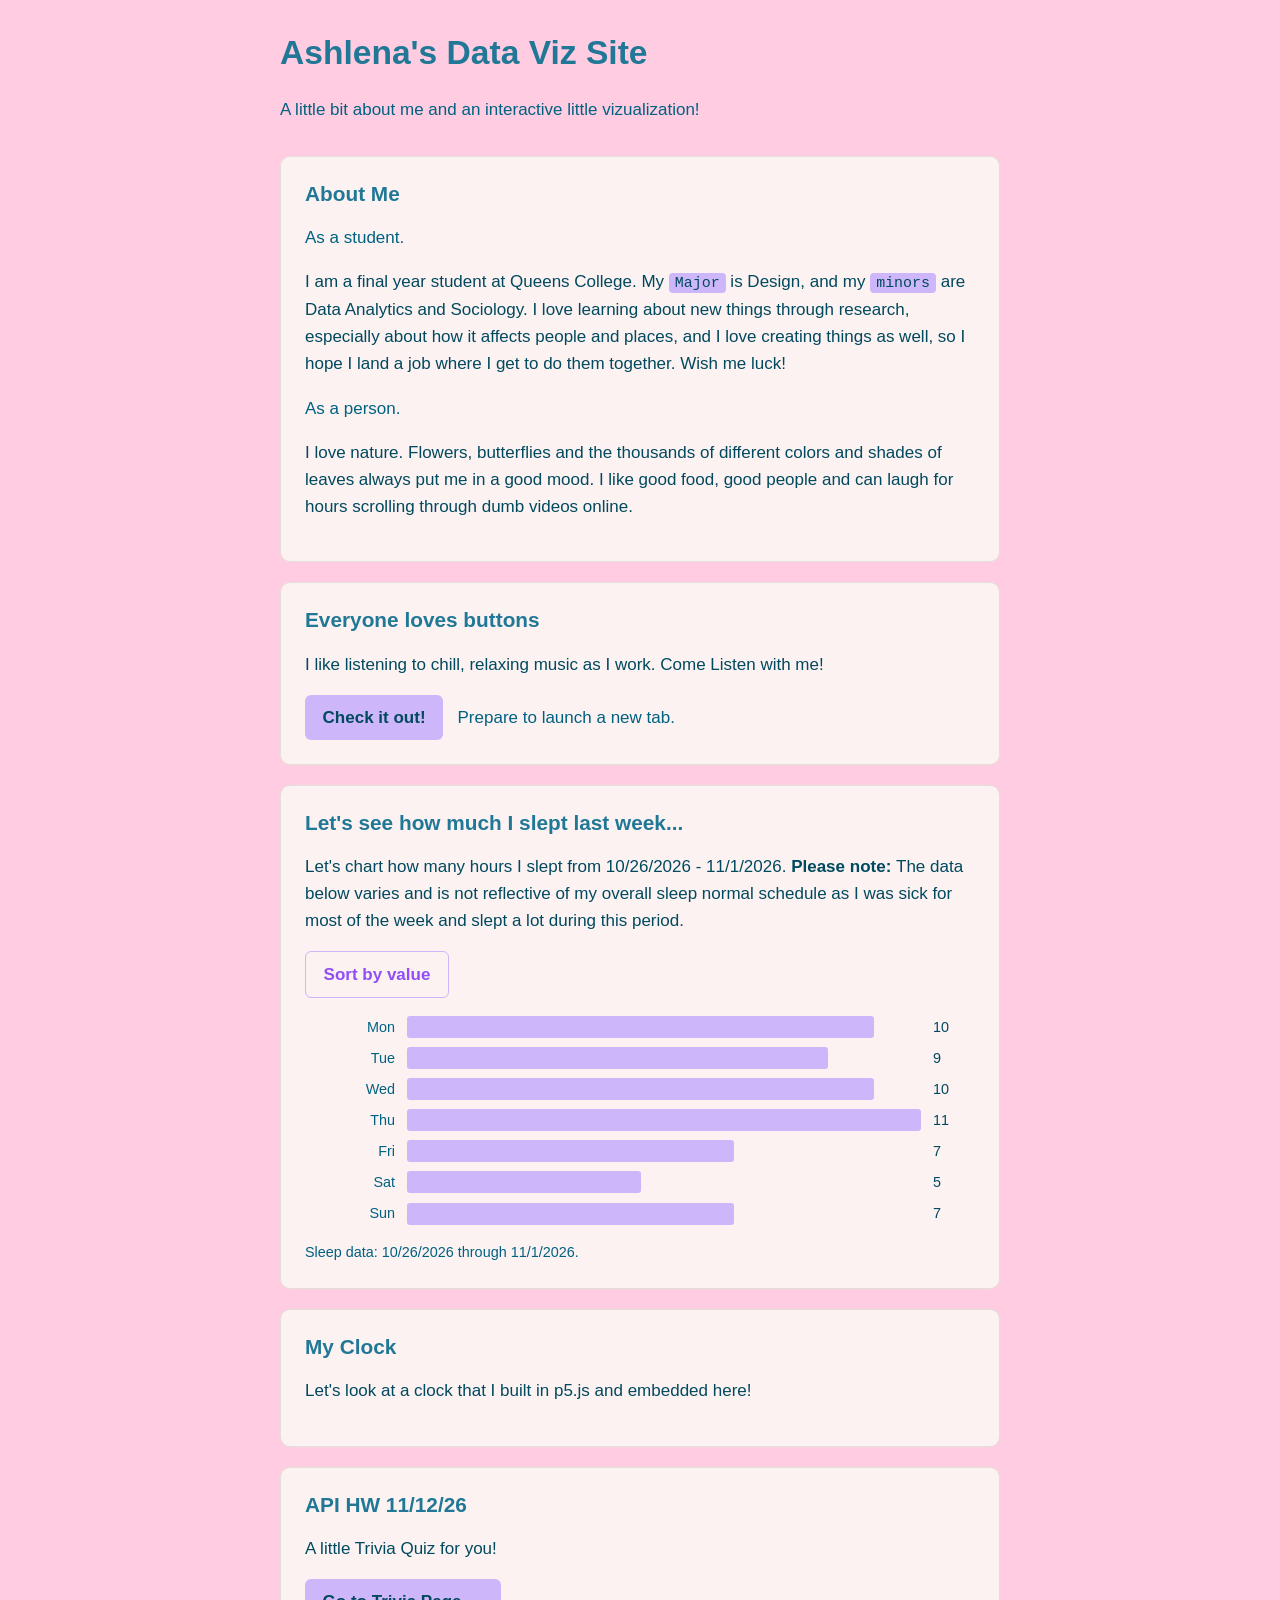
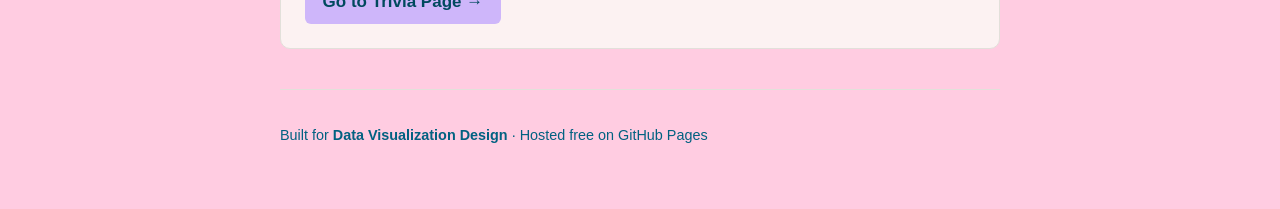
<file: index.html>
<!DOCTYPE html>
<html lang="en">
<head>
  <meta charset="UTF-8">
  <meta name="viewport" content="width=device-width, initial-scale=1.0">

  <!-- This is the text that shows up in the browser tab. -->
  <title>My First GitHub Pages Site DEMO!!</title>

  <!-- Link to our stylesheet. The path is RELATIVE to this file. -->
  <link rel="stylesheet" href="css/style.css">

  <!-- Load p5.js library and your clock sketch -->
  <script src="https://cloudflare.com"></script>
<script src="js/sketch.js"></script>
</head>
<body>

  <header class="site-header">
    <h1>Ashlena's Data Viz Site</h1>
    <p class="subtitle">
      A little bit about me and an interactive little vizualization!
    </p>
  </header>

  <main>

    <!-- ============================================
         SECTION 1: Plain HTML + CSS
         ============================================ -->
    <section class="card">
      <h2>About Me</h2>
      <p class="subtitle">As a student.</p>
      <p>
        I am a final year student at Queens College. My <code>Major</code> is Design, and my 
        <code>minors</code> are Data Analytics and Sociology. I love learning about new things
        through research, especially about how it affects people and places, and I love creating
        things as well, so I hope I land a job where I get to do them together. Wish me luck!
      </p>
      <p class="subtitle">As a person.</p>
      <p>
        I love nature. Flowers, butterflies and the thousands of different colors and shades
        of leaves always put me in a good mood. I like good food, good people and can laugh
        for hours scrolling through dumb videos online. 
      </p>
    </section>

    <!-- ============================================
         SECTION 2: JavaScript changes the page
         ============================================ -->
    <section class="card">
      <h2>Everyone loves buttons</h2>
      <p>
        I like listening to chill, relaxing music as I work. Come Listen with me!
      </p>

      <div class="counter-row">
        <button id="clickButton" class="button">Check it out!</button>
        <!-- JavaScript will replace the text inside this span. -->
        <span id="clickOutput" class="counter-output">Prepare to launch a new tab.</span>
      </div>
    </section>

    <!-- ============================================
         SECTION 3: A tiny data visualization
         ============================================ -->
    <section class="card">
      <h2>Let's see how much I slept last week...</h2>
      <p>
        Let's chart how many hours I slept from 10/26/2026 - 11/1/2026.
        <strong>Please note: </strong> The data below varies and is not reflective
        of my overall sleep normal schedule as I was sick for most of the week 
        and slept a lot during this period.
      </p>

      <div class="chart-controls">
        <button id="sortButton" class="button button-secondary">
          Sort by value
        </button>
      </div>

      <!-- JavaScript fills this empty container with bars. -->
      <div id="chart" class="chart"></div>

      <p class="caption">
        Sleep data: 10/26/2026 through 11/1/2026.
      </p>
    </section>

    <!-- ============================================
         SECTION 4: p5.js Clock Sketch
         ============================================ -->
    <section class="card">
      <h2>My Clock</h2>
      <p>Let's look at a clock that I built in p5.js and embedded here!</p>
      <div id="sketch-holder"></div>
    </section>

    <!-- ============================================
         SECTION 5: API Trivia Quiz Link
         ============================================ -->
    <section class="card">
      <h2>API HW 11/12/26</h2>
      <p>A little Trivia Quiz for you!</p>
      <a href="HW1112.html" class="button">Go to Trivia Page &rarr;</a>
    </section>

  </main>

  <footer class="site-footer">
    <p>
      Built for <strong>Data Visualization Design</strong> &middot;
      Hosted free on GitHub Pages
    </p>
  </footer>

  <!-- Load the JavaScript LAST, so the HTML above already exists
       by the time the script runs. -->
  <script src="js/main.js"></script>

</body>
</html>
</file>
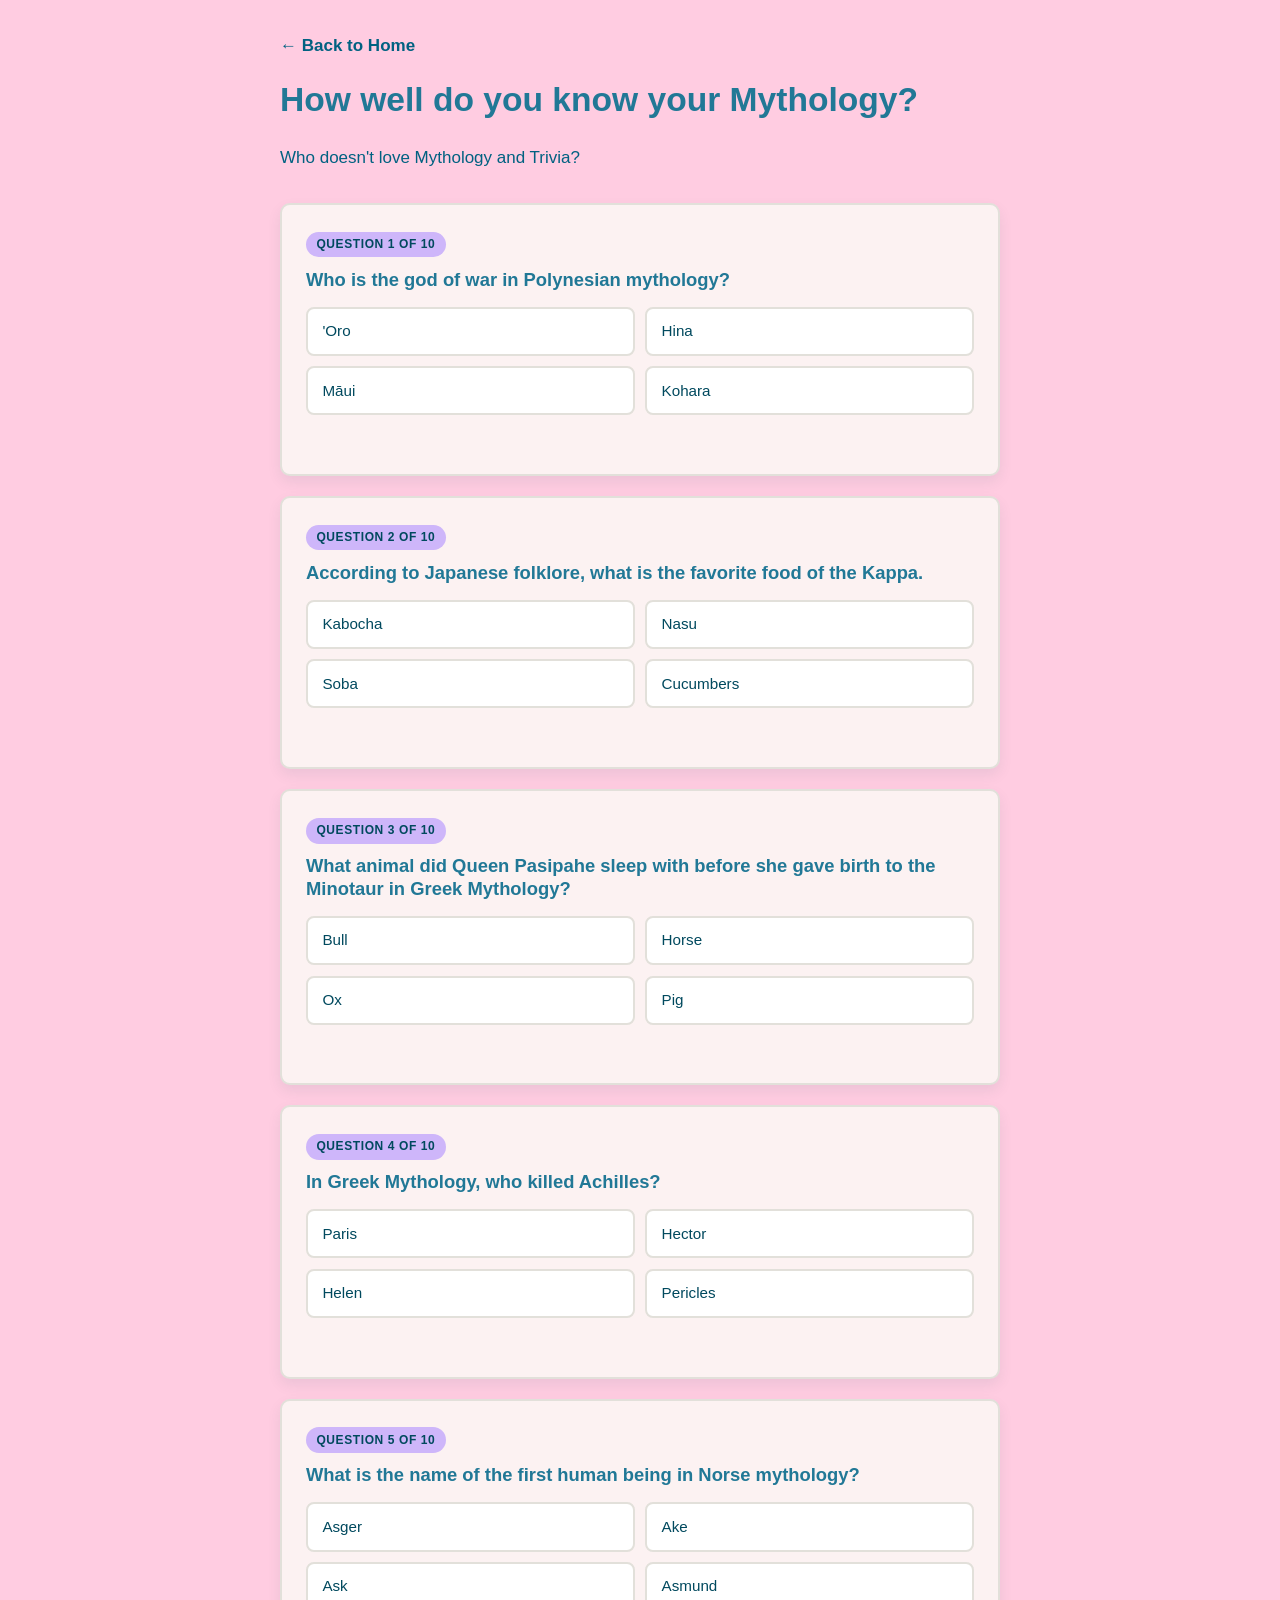
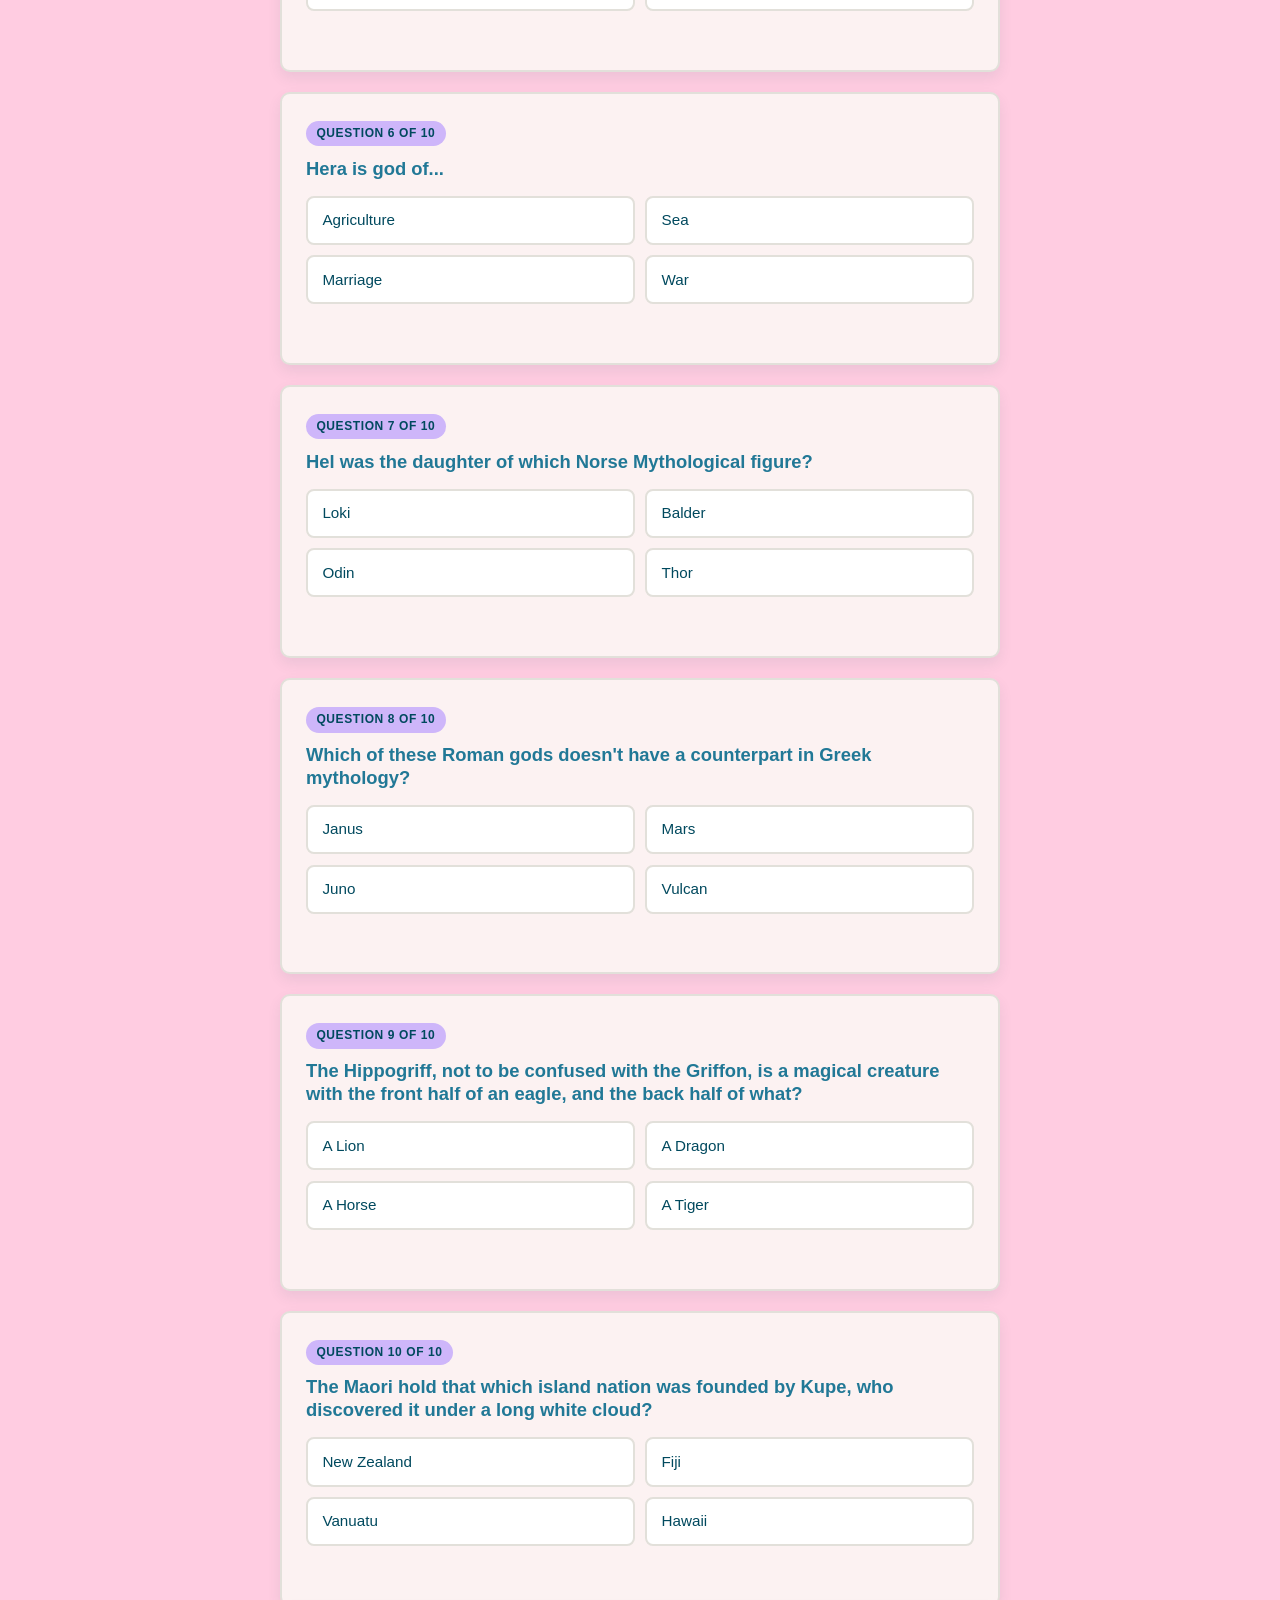
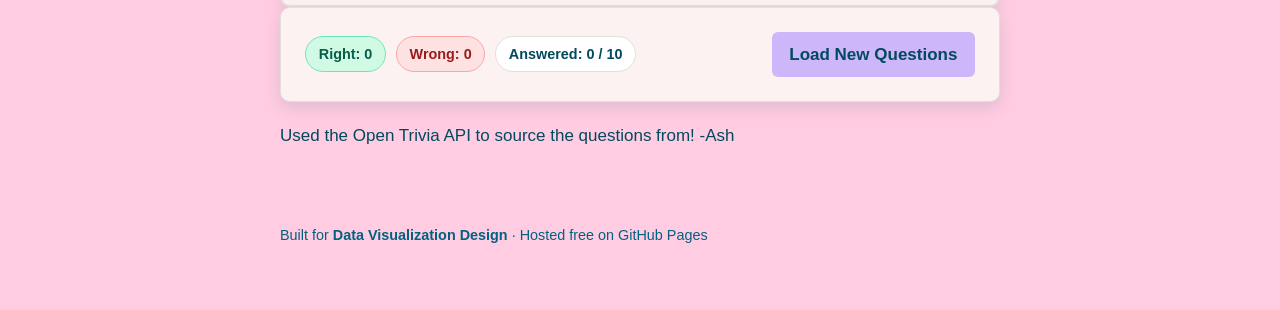
<file: HW1112.html>
<!DOCTYPE html>
<html lang="en">
<head>
  <meta charset="UTF-8">
  <meta name="viewport" content="width=device-width, initial-scale=1.0">
  <title>HW 11/12 - Mythology Trivia</title>

  <!-- Link to your stylesheet inside css/ -->
  <link rel="stylesheet" href="css/style.css">

  <!-- Link to your Mythology trivia script inside js/ -->
  <script src="js/apiapp.js" defer></script>
</head>
<body>

  <!-- Navigation back to index.html -->
  <nav>
    <a href="index.html">&larr; Back to Home</a>
  </nav>

  <!-- Page Header -->
  <header class="site-header">
    <h1>How well do you know your Mythology?</h1>
    <p class="subtitle">Who doesn't love Mythology and Trivia?</p>
  </header>

  <main>

    <!-- Container where Mythology question cards are injected -->
    <div id="api-output" aria-live="polite">
      <div class="card"><p>Loading questions...</p></div>
    </div>

    <!-- Live Scoreboard Card -->
    <section class="card scoreboard" aria-live="polite">
      <div class="score-stats">
        <span class="score-pill right">Right: <strong id="right-count">0</strong></span>
        <span class="score-pill wrong">Wrong: <strong id="wrong-count">0</strong></span>
        <span class="score-pill total">Answered: <strong id="answered-count">0</strong> / 10</span>
      </div>
      <button id="reload-btn" class="button" type="button">Load New Questions</button>
    </section>

    <p>Used the Open Trivia API to source the questions from! -Ash</p>

      </main>

  <footer class="site-footer">
    <p>
      Built for <strong>Data Visualization Design</strong> &middot;
      Hosted free on GitHub Pages
    </p>
  </footer>

</body>
</html>
</file>
<file: css/style.css>
/* ===================================================================
   css/style.css
   Complete unified stylesheet for index.html and HW1112.html
   =================================================================== */

:root {
  --accent:      #CEB6FA;   /* buttons, bars, links */
  --accent-dark: #914DF7;   /* hover state */
  --ink:         #00495E;   /* body text */
  --ink-muted:   #016181;   /* captions, secondary text */
  --paper:       #cf78a7;   /* secondary accent */
  --card:        #FCF2F2;   /* card background */
  --line:        #e2e0da;   /* borders */
  --radius:      10px;
}

/* ------------------------------------------------------------------
   Base
   ------------------------------------------------------------------ */

* {
  box-sizing: border-box;
}

body {
  margin: 0;
  padding: 2rem 1.25rem 3rem;
  font-family: -apple-system, BlinkMacSystemFont, "Segoe UI",
               Helvetica, Arial, sans-serif;
  font-size: 17px;
  line-height: 1.6;
  color: var(--ink);
  background-color: #FFCCE1;
}

nav,
header,
main,
footer {
  max-width: 720px;
  margin-left: auto;
  margin-right: auto;
}

nav {
  margin-bottom: 1.25rem;
}

nav a {
  text-decoration: none;
  color: var(--ink-muted);
  font-weight: 600;
}

nav a:hover {
  color: var(--accent-dark);
  text-decoration: underline;
}

h1, h2, h3 {
  line-height: 1.25;
  margin-top: 0;
  color: #217896;
}

h1 {
  font-size: 2.1rem;
}

h2 {
  font-size: 1.3rem;
}

code {
  font-family: ui-monospace, "SF Mono", Menlo, Consolas, monospace;
  font-size: 0.88em;
  background-color: var(--accent);
  padding: 0.12em 0.4em;
  border-radius: 4px;
}

/* ------------------------------------------------------------------
   Header and footer
   ------------------------------------------------------------------ */

.site-header {
  margin-bottom: 2rem;
}

.subtitle {
  color: var(--ink-muted);
  margin-bottom: 0;
}

.site-footer {
  margin-top: 2.5rem;
  padding-top: 1.25rem;
  border-top: 1px solid var(--line);
  color: var(--ink-muted);
  font-size: 0.9rem;
}

/* ------------------------------------------------------------------
   Cards
   ------------------------------------------------------------------ */

.card {
  background-color: var(--card);
  border: 1px solid var(--line);
  border-radius: var(--radius);
  padding: 1.5rem;
  margin-bottom: 1.25rem;
}

.caption {
  color: var(--ink-muted);
  font-size: 0.9rem;
  margin-bottom: 0;
}

/* ------------------------------------------------------------------
   Buttons
   ------------------------------------------------------------------ */

.button {
  display: inline-block;
  text-decoration: none;
  font: inherit;
  font-weight: 600;
  color: var(--ink);
  background-color: var(--accent);
  border: none;
  border-radius: 6px;
  padding: 0.55rem 1.1rem;
  cursor: pointer;
  transition: background-color 0.15s ease, color 0.15s ease;
}

.button:hover {
  background-color: var(--accent-dark);
  color: #ffffff;
}

.button-secondary {
  color: var(--accent-dark);
  background-color: transparent;
  border: 1px solid var(--accent);
}

.button-secondary:hover {
  color: #ffffff;
  background-color: var(--accent);
}

.counter-row {
  display: flex;
  align-items: center;
  gap: 0.9rem;
  flex-wrap: wrap;
}

.counter-output {
  color: var(--ink-muted);
}

/* ------------------------------------------------------------------
   Bar chart
   ------------------------------------------------------------------ */

.chart-controls {
  margin-bottom: 1.1rem;
}

.chart {
  display: flex;
  flex-direction: column;
  gap: 0.5rem;
  margin-bottom: 1rem;
}

.bar-row {
  display: grid;
  grid-template-columns: 90px 1fr 42px;
  align-items: center;
  gap: 0.75rem;
}

.bar-label {
  font-size: 0.9rem;
  text-align: right;
  color: var(--ink-muted);
}

.bar {
  height: 22px;
  border-radius: 3px;
  background-color: var(--accent);
  transition: width 0.4s ease;
}

.bar-value {
  font-size: 0.9rem;
  font-variant-numeric: tabular-nums;
}

/* ------------------------------------------------------------------
   Trivia Scoreboard & Interactive Cards (HW 11/12)
   ------------------------------------------------------------------ */

.scoreboard {
  display: flex;
  align-items: center;
  justify-content: space-between;
  flex-wrap: wrap;
  gap: 1rem;
  position: sticky;
  top: 0.75rem;
  z-index: 10;
  box-shadow: 0 6px 16px rgba(0, 73, 94, 0.12);
}

.score-stats {
  display: flex;
  flex-wrap: wrap;
  gap: 0.6rem;
}

.score-pill {
  padding: 0.35rem 0.8rem;
  border-radius: 999px;
  font-size: 0.9rem;
  font-weight: 600;
  background-color: #ffffff;
  border: 1px solid var(--line);
}

.score-pill.right {
  color: #065f46;
  background-color: #d1fae5;
  border-color: #6ee7b7;
}

.score-pill.wrong {
  color: #991b1b;
  background-color: #fee2e2;
  border-color: #fca5a5;
}

#api-output {
  display: flex;
  flex-direction: column;
  gap: 1.25rem;
}

.question-card {
  background-color: var(--card);
  border: 2px solid var(--line);
  border-radius: var(--radius);
  padding: 1.5rem;
  margin-bottom: 0;
  box-shadow: 0 6px 14px rgba(0, 73, 94, 0.08);
  transition: transform 0.15s ease, box-shadow 0.15s ease, border-color 0.2s ease;
}

.question-card:hover {
  transform: translateY(-2px);
  box-shadow: 0 10px 20px rgba(0, 73, 94, 0.12);
}

.question-card.card-right {
  border-color: #10b981;
}

.question-card.card-wrong {
  border-color: #ef4444;
}

.card-badge {
  display: inline-block;
  font-size: 0.75rem;
  font-weight: 700;
  text-transform: uppercase;
  letter-spacing: 0.05em;
  color: var(--ink);
  background-color: var(--accent);
  padding: 0.2rem 0.65rem;
  border-radius: 999px;
  margin-bottom: 0.65rem;
}

.question-card h3 {
  margin: 0 0 1rem 0;
  font-size: 1.15rem;
}

.answer-grid {
  display: grid;
  grid-template-columns: repeat(auto-fit, minmax(240px, 1fr));
  gap: 0.65rem;
}

.answer-btn {
  font: inherit;
  font-size: 0.95rem;
  text-align: left;
  color: var(--ink);
  background-color: #ffffff;
  border: 2px solid var(--line);
  border-radius: 8px;
  padding: 0.65rem 0.9rem;
  cursor: pointer;
  transition: background-color 0.15s ease, border-color 0.15s ease;
}

.answer-btn:hover:not(:disabled) {
  background-color: #f3e8ff;
  border-color: var(--accent-dark);
}

.answer-btn:disabled {
  cursor: default;
}

.answer-btn.is-correct {
  background-color: #d1fae5;
  border-color: #10b981;
  color: #065f46;
  font-weight: 700;
}

.answer-btn.is-wrong {
  background-color: #fee2e2;
  border-color: #ef4444;
  color: #991b1b;
  font-weight: 700;
}

.feedback-msg {
  margin: 0.85rem 0 0 0;
  font-weight: 600;
  font-size: 0.95rem;
  min-height: 1.4em;
}

.text-right {
  color: #065f46;
}

.text-wrong {
  color: #991b1b;
}

.error {
  color: #b91c1c;
  background-color: #fef2f2;
  border: 1px solid #fecaca;
  padding: 1rem;
  border-radius: var(--radius);
}

/* ------------------------------------------------------------------
   Small screens
   ------------------------------------------------------------------ */

@media (max-width: 480px) {
  body {
    font-size: 16px;
    padding: 1.5rem 1rem 2rem;
  }

  h1 {
    font-size: 1.7rem;
  }

  .bar-row {
    grid-template-columns: 72px 1fr 36px;
  }
}
.quiz-controls {
  display: flex;
  align-items: center;
  flex-wrap: wrap;
  gap: 0.6rem;
}

.category-select {
  font: inherit;
  font-size: 0.95rem;
  font-weight: 600;
  color: var(--ink);
  background-color: #ffffff;
  border: 2px solid var(--accent);
  border-radius: 6px;
  padding: 0.5rem 0.75rem;
  cursor: pointer;
}

.category-select:focus {
  outline: none;
  border-color: var(--accent-dark);
}

.sr-only {
  position: absolute;
  width: 1px;
  height: 1px;
  overflow: hidden;
  clip: rect(0, 0, 0, 0);
}
</file>
